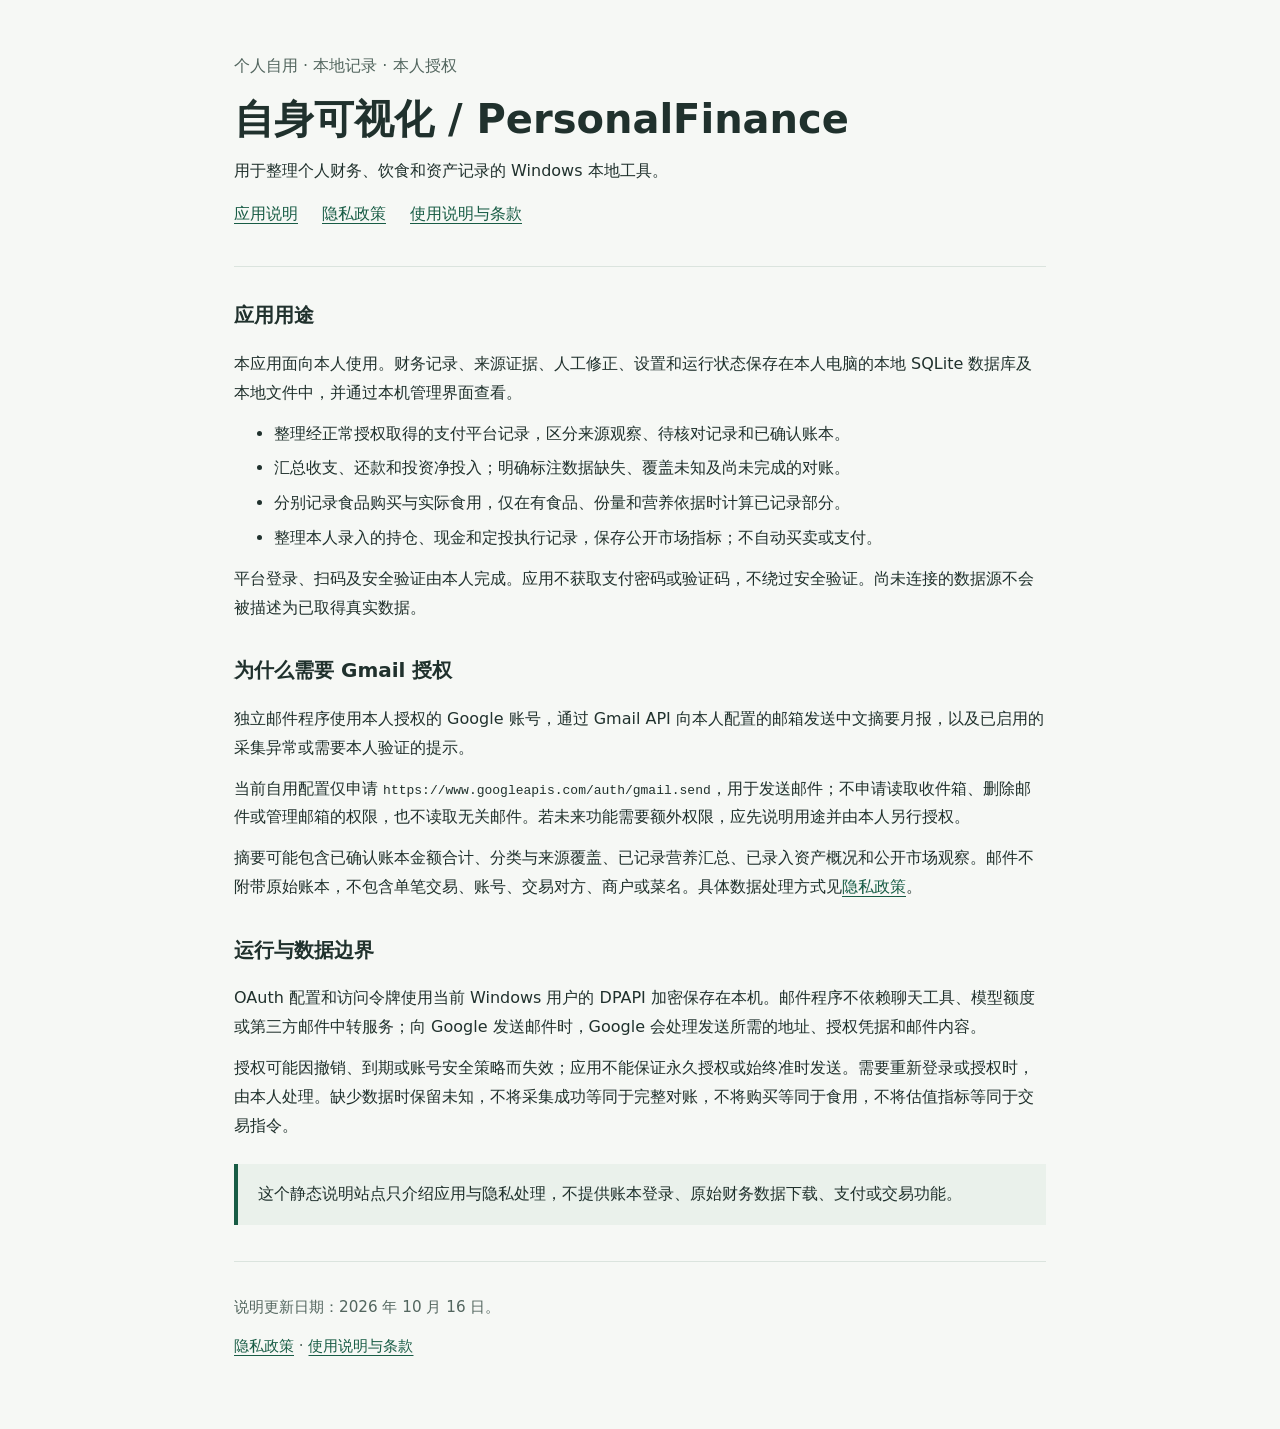
<file: index.html>
<!doctype html>
<html lang="zh-CN">
<head>
  <meta charset="utf-8">
  <meta name="viewport" content="width=device-width, initial-scale=1">
  <meta name="description" content="自身可视化（PersonalFinance）：个人自用的本地财务、饮食与资产记录工具，以及由本人授权的 Gmail 摘要邮件。">
  <meta name="referrer" content="no-referrer">
  <title>自身可视化 / PersonalFinance — 应用说明</title>
  <link rel="stylesheet" href="info.css">
</head>
<body>
<main>
  <header>
    <p class="muted">个人自用 · 本地记录 · 本人授权</p>
    <h1>自身可视化 / PersonalFinance</h1>
    <p>用于整理个人财务、饮食和资产记录的 Windows 本地工具。</p>
    <nav aria-label="说明页导航">
      <a href="index.html" aria-current="page">应用说明</a>
      <a href="privacy.html">隐私政策</a>
      <a href="terms.html">使用说明与条款</a>
    </nav>
  </header>

  <section aria-labelledby="purpose">
    <h2 id="purpose">应用用途</h2>
    <p>本应用面向本人使用。财务记录、来源证据、人工修正、设置和运行状态保存在本人电脑的本地 SQLite 数据库及本地文件中，并通过本机管理界面查看。</p>
    <ul>
      <li>整理经正常授权取得的支付平台记录，区分来源观察、待核对记录和已确认账本。</li>
      <li>汇总收支、还款和投资净投入；明确标注数据缺失、覆盖未知及尚未完成的对账。</li>
      <li>分别记录食品购买与实际食用，仅在有食品、份量和营养依据时计算已记录部分。</li>
      <li>整理本人录入的持仓、现金和定投执行记录，保存公开市场指标；不自动买卖或支付。</li>
    </ul>
    <p>平台登录、扫码及安全验证由本人完成。应用不获取支付密码或验证码，不绕过安全验证。尚未连接的数据源不会被描述为已取得真实数据。</p>
  </section>

  <section aria-labelledby="gmail">
    <h2 id="gmail">为什么需要 Gmail 授权</h2>
    <p>独立邮件程序使用本人授权的 Google 账号，通过 Gmail API 向本人配置的邮箱发送中文摘要月报，以及已启用的采集异常或需要本人验证的提示。</p>
    <p>当前自用配置仅申请 <code>https://www.googleapis.com/auth/gmail.send</code>，用于发送邮件；不申请读取收件箱、删除邮件或管理邮箱的权限，也不读取无关邮件。若未来功能需要额外权限，应先说明用途并由本人另行授权。</p>
    <p>摘要可能包含已确认账本金额合计、分类与来源覆盖、已记录营养汇总、已录入资产概况和公开市场观察。邮件不附带原始账本，不包含单笔交易、账号、交易对方、商户或菜名。具体数据处理方式见<a href="privacy.html">隐私政策</a>。</p>
  </section>

  <section aria-labelledby="boundaries">
    <h2 id="boundaries">运行与数据边界</h2>
    <p>OAuth 配置和访问令牌使用当前 Windows 用户的 DPAPI 加密保存在本机。邮件程序不依赖聊天工具、模型额度或第三方邮件中转服务；向 Google 发送邮件时，Google 会处理发送所需的地址、授权凭据和邮件内容。</p>
    <p>授权可能因撤销、到期或账号安全策略而失效；应用不能保证永久授权或始终准时发送。需要重新登录或授权时，由本人处理。缺少数据时保留未知，不将采集成功等同于完整对账，不将购买等同于食用，不将估值指标等同于交易指令。</p>
    <div class="note">这个静态说明站点只介绍应用与隐私处理，不提供账本登录、原始财务数据下载、支付或交易功能。</div>
  </section>

  <footer>
    <p>说明更新日期：2026 年 10 月 16 日。</p>
    <p><a href="privacy.html">隐私政策</a> · <a href="terms.html">使用说明与条款</a></p>
  </footer>
</main>
</body>
</html>
</file>
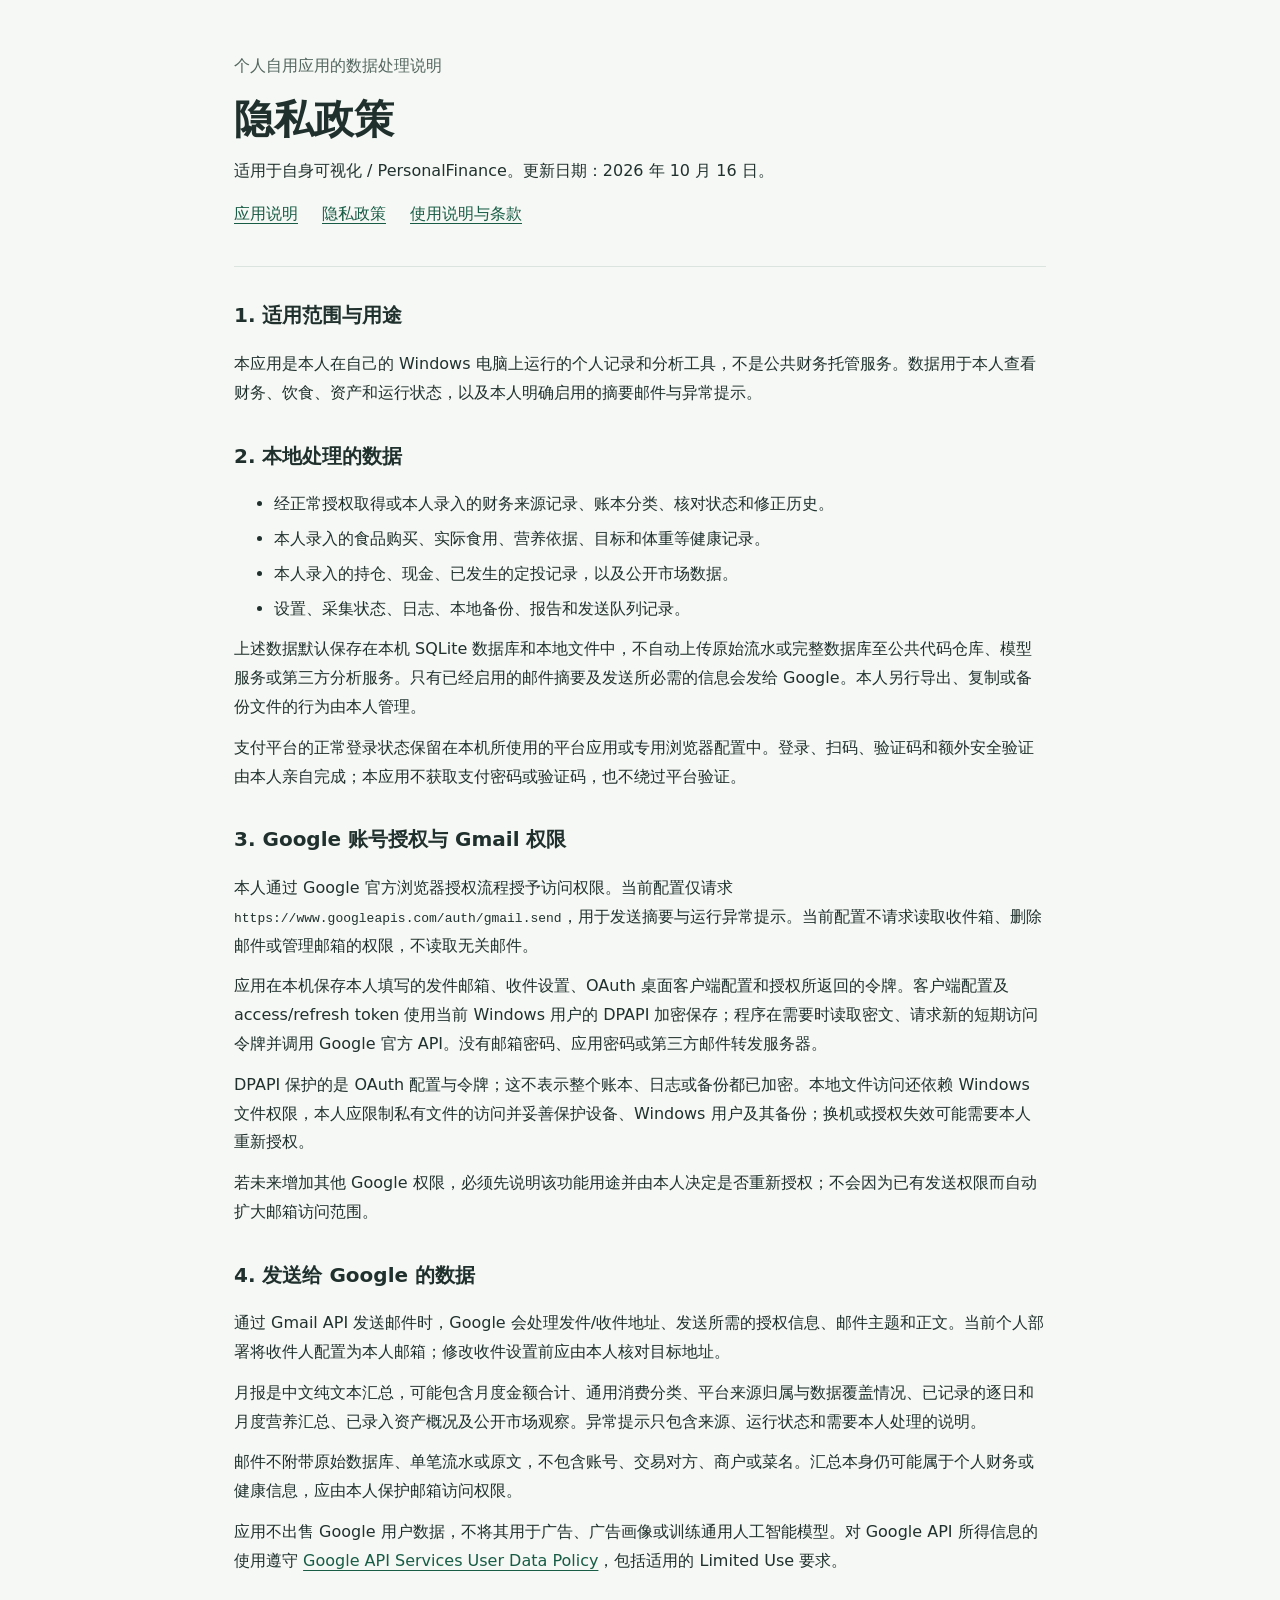
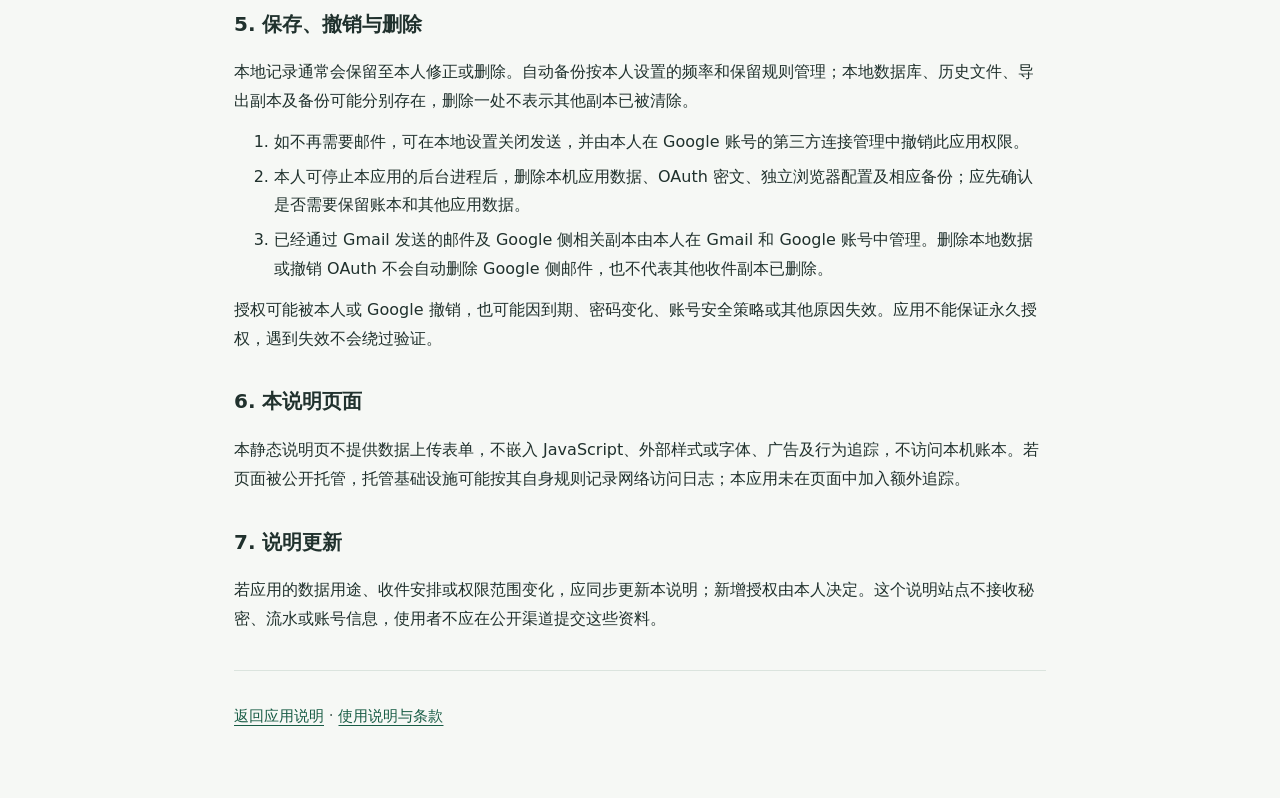
<file: privacy.html>
<!doctype html>
<html lang="zh-CN">
<head>
  <meta charset="utf-8">
  <meta name="viewport" content="width=device-width, initial-scale=1">
  <meta name="description" content="自身可视化（PersonalFinance）的本地数据、Google OAuth 授权及 Gmail 摘要邮件隐私说明。">
  <meta name="referrer" content="no-referrer">
  <title>隐私政策 — 自身可视化 / PersonalFinance</title>
  <link rel="stylesheet" href="info.css">
</head>
<body>
<main>
  <header>
    <p class="muted">个人自用应用的数据处理说明</p>
    <h1>隐私政策</h1>
    <p>适用于自身可视化 / PersonalFinance。更新日期：2026 年 10 月 16 日。</p>
    <nav aria-label="说明页导航">
      <a href="index.html">应用说明</a>
      <a href="privacy.html" aria-current="page">隐私政策</a>
      <a href="terms.html">使用说明与条款</a>
    </nav>
  </header>

  <section aria-labelledby="scope">
    <h2 id="scope">1. 适用范围与用途</h2>
    <p>本应用是本人在自己的 Windows 电脑上运行的个人记录和分析工具，不是公共财务托管服务。数据用于本人查看财务、饮食、资产和运行状态，以及本人明确启用的摘要邮件与异常提示。</p>
  </section>

  <section aria-labelledby="local-data">
    <h2 id="local-data">2. 本地处理的数据</h2>
    <ul>
      <li>经正常授权取得或本人录入的财务来源记录、账本分类、核对状态和修正历史。</li>
      <li>本人录入的食品购买、实际食用、营养依据、目标和体重等健康记录。</li>
      <li>本人录入的持仓、现金、已发生的定投记录，以及公开市场数据。</li>
      <li>设置、采集状态、日志、本地备份、报告和发送队列记录。</li>
    </ul>
    <p>上述数据默认保存在本机 SQLite 数据库和本地文件中，不自动上传原始流水或完整数据库至公共代码仓库、模型服务或第三方分析服务。只有已经启用的邮件摘要及发送所必需的信息会发给 Google。本人另行导出、复制或备份文件的行为由本人管理。</p>
    <p>支付平台的正常登录状态保留在本机所使用的平台应用或专用浏览器配置中。登录、扫码、验证码和额外安全验证由本人亲自完成；本应用不获取支付密码或验证码，也不绕过平台验证。</p>
  </section>

  <section aria-labelledby="google">
    <h2 id="google">3. Google 账号授权与 Gmail 权限</h2>
    <p>本人通过 Google 官方浏览器授权流程授予访问权限。当前配置仅请求 <code>https://www.googleapis.com/auth/gmail.send</code>，用于发送摘要与运行异常提示。当前配置不请求读取收件箱、删除邮件或管理邮箱的权限，不读取无关邮件。</p>
    <p>应用在本机保存本人填写的发件邮箱、收件设置、OAuth 桌面客户端配置和授权所返回的令牌。客户端配置及 access/refresh token 使用当前 Windows 用户的 DPAPI 加密保存；程序在需要时读取密文、请求新的短期访问令牌并调用 Google 官方 API。没有邮箱密码、应用密码或第三方邮件转发服务器。</p>
    <p>DPAPI 保护的是 OAuth 配置与令牌；这不表示整个账本、日志或备份都已加密。本地文件访问还依赖 Windows 文件权限，本人应限制私有文件的访问并妥善保护设备、Windows 用户及其备份；换机或授权失效可能需要本人重新授权。</p>
    <p>若未来增加其他 Google 权限，必须先说明该功能用途并由本人决定是否重新授权；不会因为已有发送权限而自动扩大邮箱访问范围。</p>
  </section>

  <section aria-labelledby="email-data">
    <h2 id="email-data">4. 发送给 Google 的数据</h2>
    <p>通过 Gmail API 发送邮件时，Google 会处理发件/收件地址、发送所需的授权信息、邮件主题和正文。当前个人部署将收件人配置为本人邮箱；修改收件设置前应由本人核对目标地址。</p>
    <p>月报是中文纯文本汇总，可能包含月度金额合计、通用消费分类、平台来源归属与数据覆盖情况、已记录的逐日和月度营养汇总、已录入资产概况及公开市场观察。异常提示只包含来源、运行状态和需要本人处理的说明。</p>
    <p>邮件不附带原始数据库、单笔流水或原文，不包含账号、交易对方、商户或菜名。汇总本身仍可能属于个人财务或健康信息，应由本人保护邮箱访问权限。</p>
    <p>应用不出售 Google 用户数据，不将其用于广告、广告画像或训练通用人工智能模型。对 Google API 所得信息的使用遵守 <a href="https://developers.google.com/terms/api-services-user-data-policy" rel="noreferrer">Google API Services User Data Policy</a>，包括适用的 Limited Use 要求。</p>
  </section>

  <section aria-labelledby="retention">
    <h2 id="retention">5. 保存、撤销与删除</h2>
    <p>本地记录通常会保留至本人修正或删除。自动备份按本人设置的频率和保留规则管理；本地数据库、历史文件、导出副本及备份可能分别存在，删除一处不表示其他副本已被清除。</p>
    <ol>
      <li>如不再需要邮件，可在本地设置关闭发送，并由本人在 Google 账号的第三方连接管理中撤销此应用权限。</li>
      <li>本人可停止本应用的后台进程后，删除本机应用数据、OAuth 密文、独立浏览器配置及相应备份；应先确认是否需要保留账本和其他应用数据。</li>
      <li>已经通过 Gmail 发送的邮件及 Google 侧相关副本由本人在 Gmail 和 Google 账号中管理。删除本地数据或撤销 OAuth 不会自动删除 Google 侧邮件，也不代表其他收件副本已删除。</li>
    </ol>
    <p>授权可能被本人或 Google 撤销，也可能因到期、密码变化、账号安全策略或其他原因失效。应用不能保证永久授权，遇到失效不会绕过验证。</p>
  </section>

  <section aria-labelledby="static-site">
    <h2 id="static-site">6. 本说明页面</h2>
    <p>本静态说明页不提供数据上传表单，不嵌入 JavaScript、外部样式或字体、广告及行为追踪，不访问本机账本。若页面被公开托管，托管基础设施可能按其自身规则记录网络访问日志；本应用未在页面中加入额外追踪。</p>
  </section>

  <section aria-labelledby="changes">
    <h2 id="changes">7. 说明更新</h2>
    <p>若应用的数据用途、收件安排或权限范围变化，应同步更新本说明；新增授权由本人决定。这个说明站点不接收秘密、流水或账号信息，使用者不应在公开渠道提交这些资料。</p>
  </section>

  <footer>
    <p><a href="index.html">返回应用说明</a> · <a href="terms.html">使用说明与条款</a></p>
  </footer>
</main>
</body>
</html>
</file>
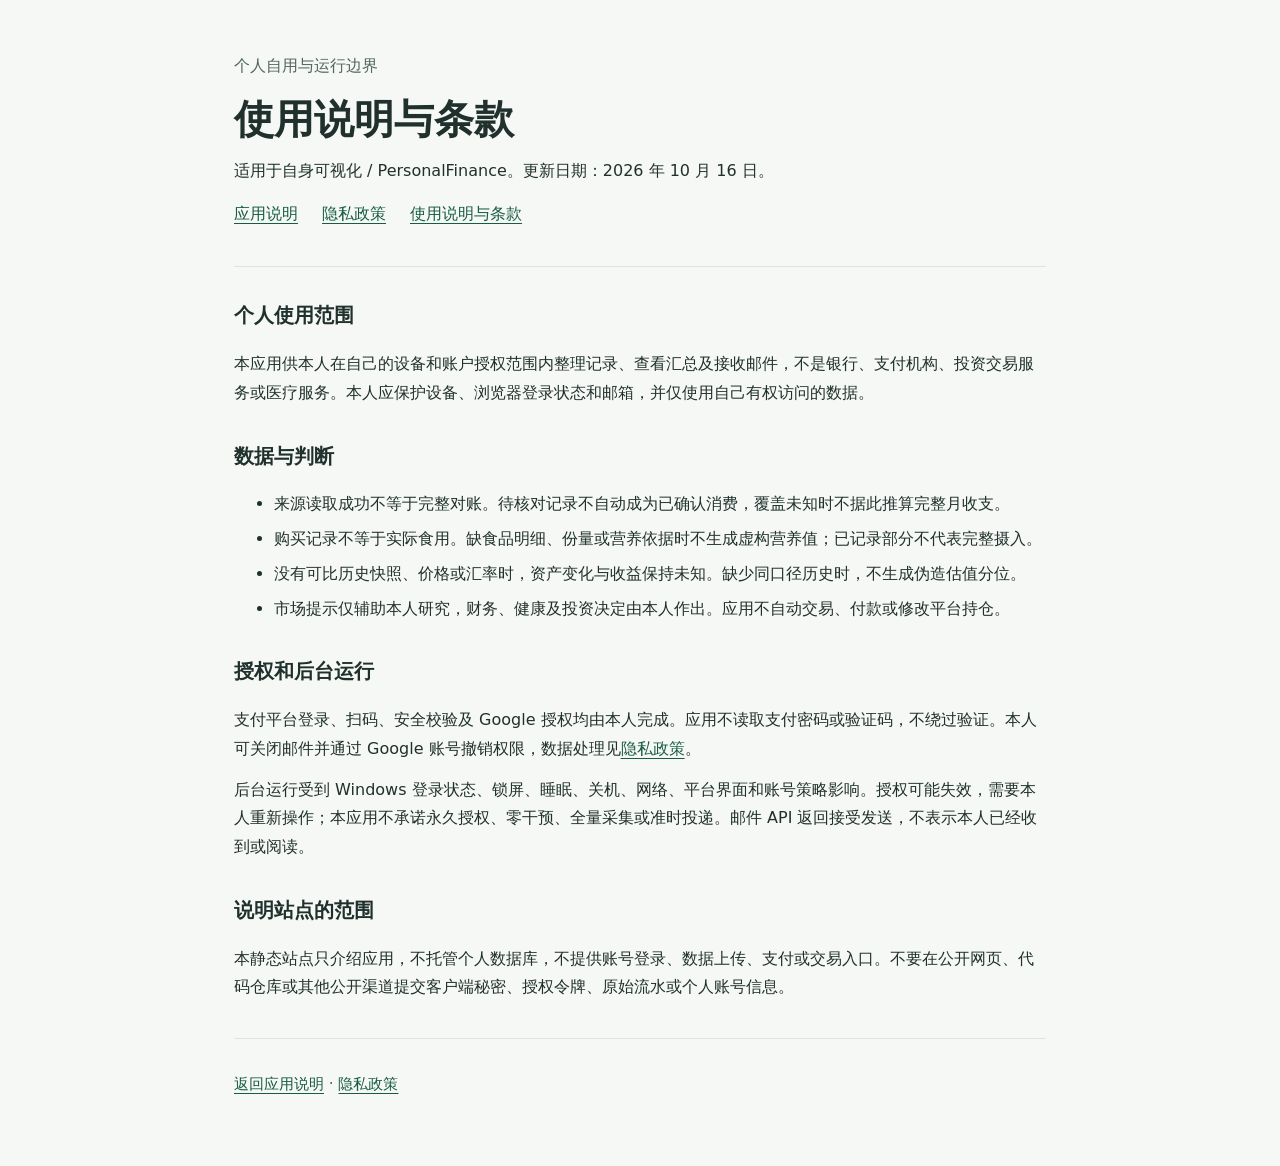
<file: terms.html>
<!doctype html>
<html lang="zh-CN">
<head>
  <meta charset="utf-8">
  <meta name="viewport" content="width=device-width, initial-scale=1">
  <meta name="description" content="自身可视化（PersonalFinance）的个人自用范围、数据准确性及授权运行边界。">
  <meta name="referrer" content="no-referrer">
  <title>使用说明与条款 — 自身可视化 / PersonalFinance</title>
  <link rel="stylesheet" href="info.css">
</head>
<body>
<main>
  <header>
    <p class="muted">个人自用与运行边界</p>
    <h1>使用说明与条款</h1>
    <p>适用于自身可视化 / PersonalFinance。更新日期：2026 年 10 月 16 日。</p>
    <nav aria-label="说明页导航">
      <a href="index.html">应用说明</a>
      <a href="privacy.html">隐私政策</a>
      <a href="terms.html" aria-current="page">使用说明与条款</a>
    </nav>
  </header>

  <section aria-labelledby="use">
    <h2 id="use">个人使用范围</h2>
    <p>本应用供本人在自己的设备和账户授权范围内整理记录、查看汇总及接收邮件，不是银行、支付机构、投资交易服务或医疗服务。本人应保护设备、浏览器登录状态和邮箱，并仅使用自己有权访问的数据。</p>
  </section>

  <section aria-labelledby="accuracy">
    <h2 id="accuracy">数据与判断</h2>
    <ul>
      <li>来源读取成功不等于完整对账。待核对记录不自动成为已确认消费，覆盖未知时不据此推算完整月收支。</li>
      <li>购买记录不等于实际食用。缺食品明细、份量或营养依据时不生成虚构营养值；已记录部分不代表完整摄入。</li>
      <li>没有可比历史快照、价格或汇率时，资产变化与收益保持未知。缺少同口径历史时，不生成伪造估值分位。</li>
      <li>市场提示仅辅助本人研究，财务、健康及投资决定由本人作出。应用不自动交易、付款或修改平台持仓。</li>
    </ul>
  </section>

  <section aria-labelledby="authorization">
    <h2 id="authorization">授权和后台运行</h2>
    <p>支付平台登录、扫码、安全校验及 Google 授权均由本人完成。应用不读取支付密码或验证码，不绕过验证。本人可关闭邮件并通过 Google 账号撤销权限，数据处理见<a href="privacy.html">隐私政策</a>。</p>
    <p>后台运行受到 Windows 登录状态、锁屏、睡眠、关机、网络、平台界面和账号策略影响。授权可能失效，需要本人重新操作；本应用不承诺永久授权、零干预、全量采集或准时投递。邮件 API 返回接受发送，不表示本人已经收到或阅读。</p>
  </section>

  <section aria-labelledby="website">
    <h2 id="website">说明站点的范围</h2>
    <p>本静态站点只介绍应用，不托管个人数据库，不提供账号登录、数据上传、支付或交易入口。不要在公开网页、代码仓库或其他公开渠道提交客户端秘密、授权令牌、原始流水或个人账号信息。</p>
  </section>

  <footer>
    <p><a href="index.html">返回应用说明</a> · <a href="privacy.html">隐私政策</a></p>
  </footer>
</main>
</body>
</html>
</file>
<file: info.css>
:root {
  color-scheme: light;
  --ink: #20312d;
  --muted: #53665f;
  --line: #dbe4de;
  --accent: #185c45;
}

* { box-sizing: border-box; }
body {
  margin: 0;
  background: #f6f8f5;
  color: var(--ink);
  font-family: system-ui, "Microsoft YaHei", sans-serif;
  line-height: 1.8;
}
main { max-width: 860px; margin: auto; padding: 40px 24px 56px; }
header { padding-bottom: 24px; border-bottom: 1px solid var(--line); }
nav { display: flex; flex-wrap: wrap; gap: 12px 24px; margin: 14px 0; }
a { color: var(--accent); text-underline-offset: 4px; }
a:focus-visible { outline: 3px solid var(--accent); outline-offset: 4px; }
h1 { font-size: clamp(1.8rem, 5vw, 2.5rem); line-height: 1.3; margin: 12px 0; }
h2 { font-size: 1.25rem; margin-top: 30px; }
p, ul, ol { margin: 12px 0; }
.muted, footer { color: var(--muted); }
.note {
  padding: 16px 20px;
  background: #eaf1eb;
  border-left: 4px solid var(--accent);
  margin-top: 24px;
}
li { margin: 6px 0; }
footer {
  border-top: 1px solid var(--line);
  margin-top: 36px;
  padding-top: 20px;
  font-size: .95rem;
}
code { overflow-wrap: anywhere; }

@media (max-width: 480px) {
  main { padding: 24px 18px 40px; }
}
</file>
